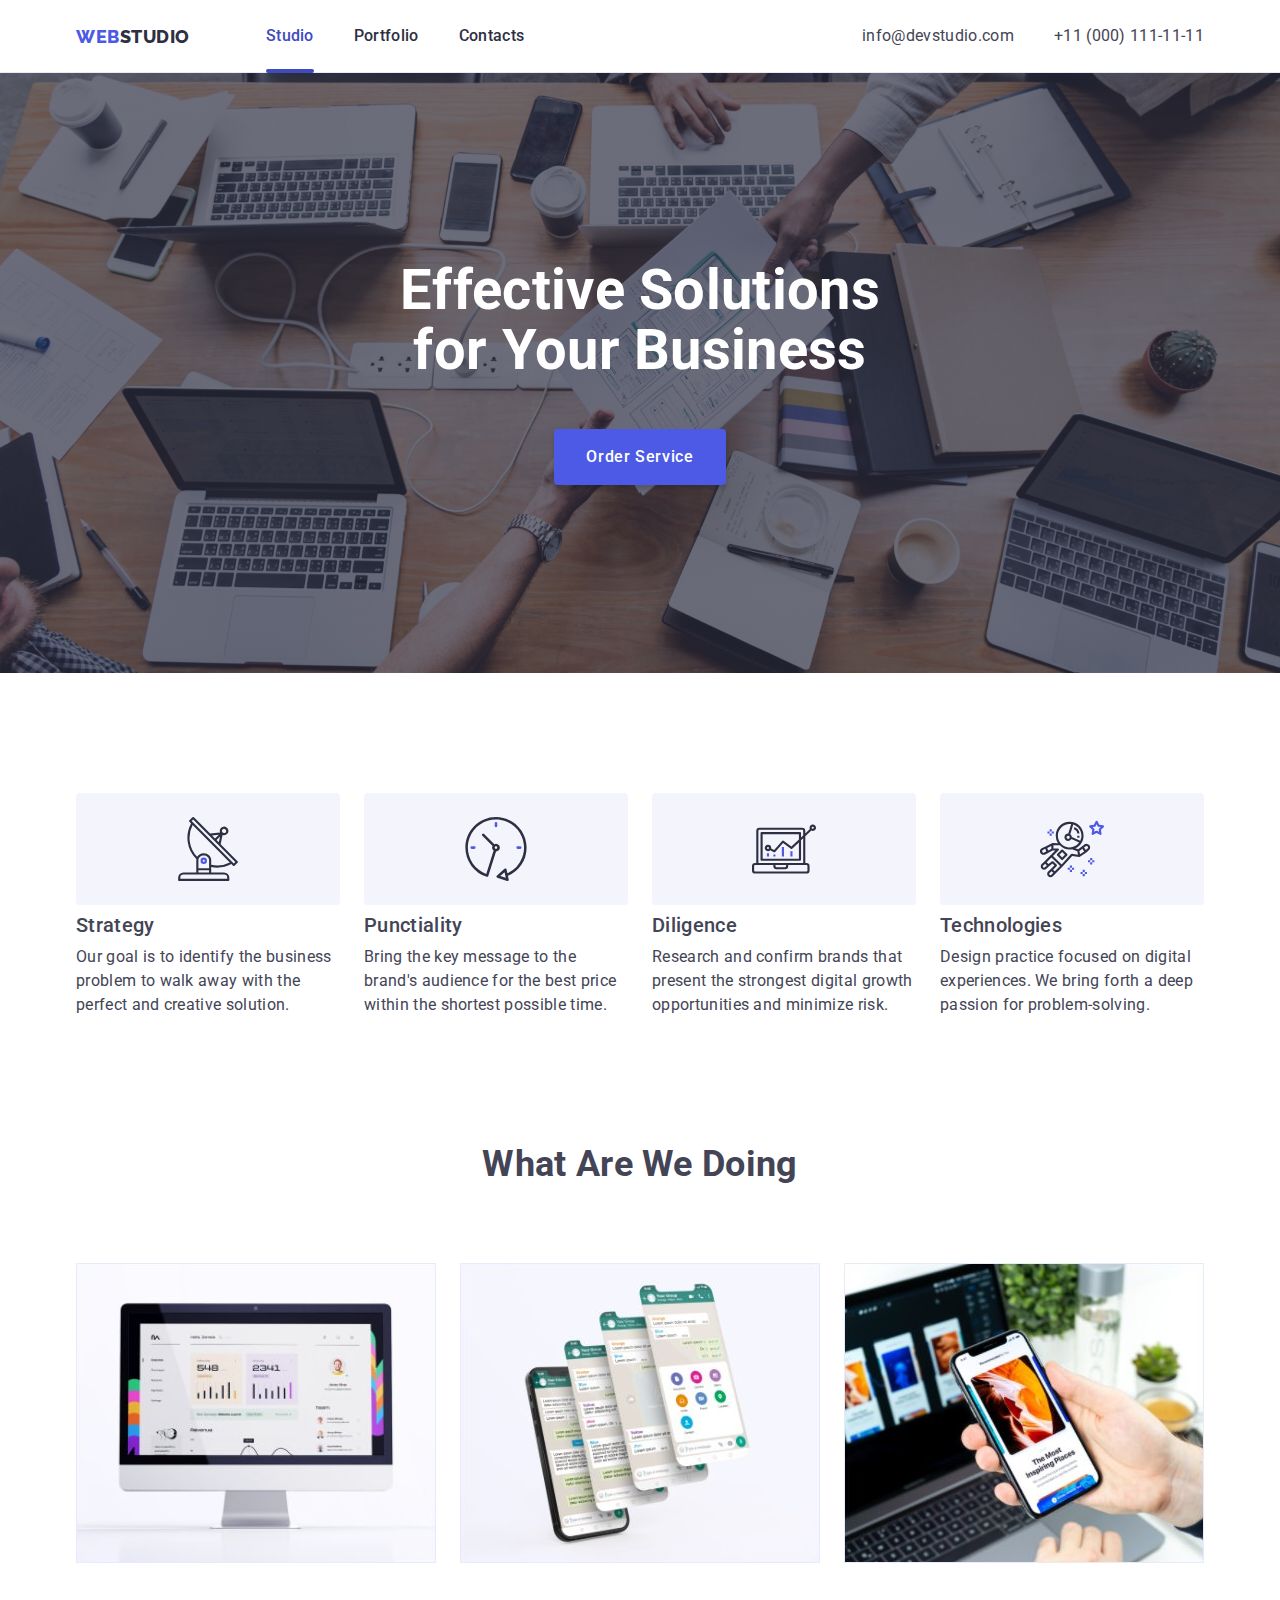
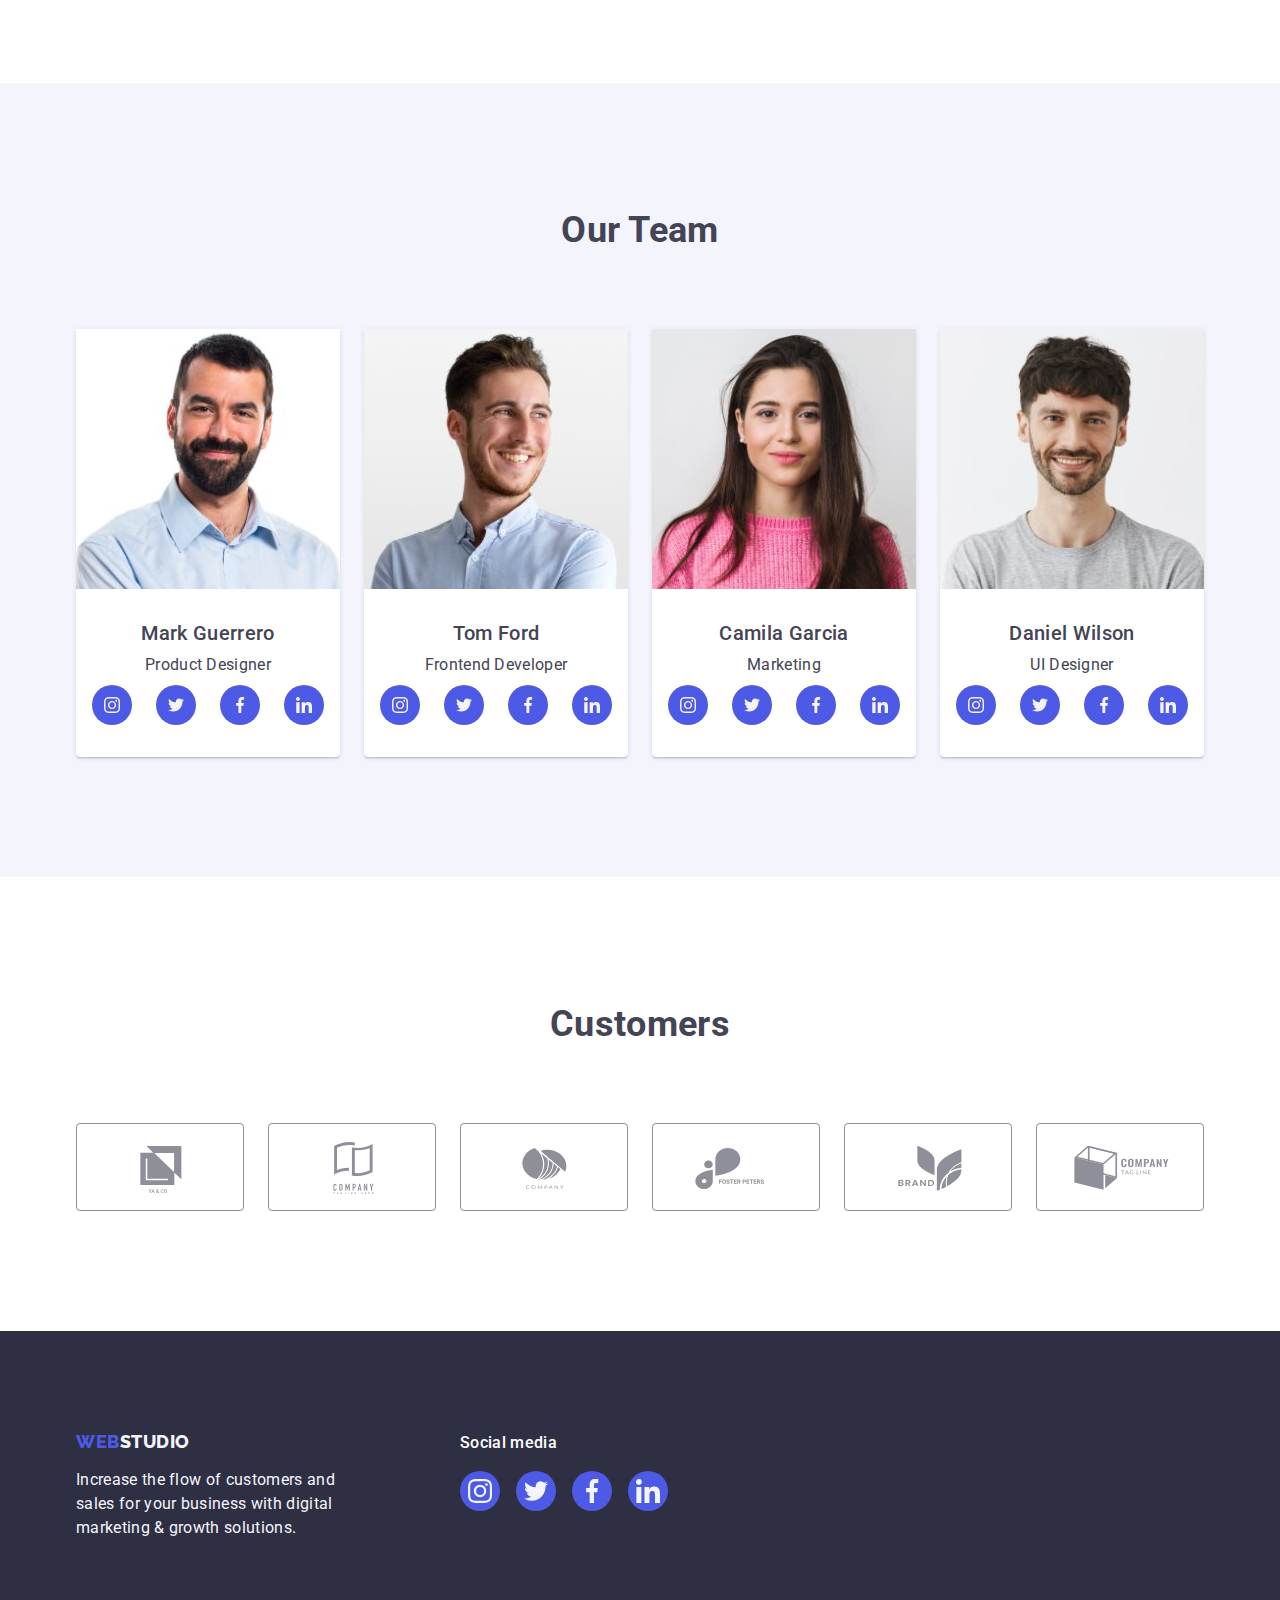
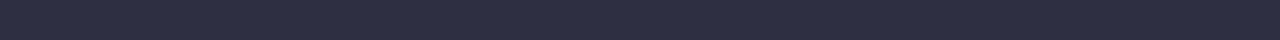
<file: index.html>
<!DOCTYPE html>
<html lang="en">
<head>
    <meta charset="UTF-8">
    <meta name="viewport" content="width=device-width, initial-scale=1.0">
    <title>WEBSTUDIO</title>
    <link rel="preconnect" href="https://fonts.gstatic.com" crossorigin>
    <link href="https://fonts.googleapis.com/css2?family=Raleway:wght@800&family=Roboto:wght@400;500;700;900&display=swap" rel="stylesheet">
    <link rel="stylesheet" href="https://cdnjs.cloudflare.com/ajax/libs/modern-normalize/2.0.0/modern-normalize.min.css">
    <link rel="stylesheet" href="./css/styles.css">
</head>
<body>
    <header>
        <div class="container header-container">
            <nav class="header-nav">
                <a class="logo header-logo" href="./index.html"><span class="header-logo-accent">WEB</span>STUDIO</a>
                <ul class="header-nav-list text-medium">
                    <li>
                        <a class="header-nav-link active" href="./index.html">Studio</a>
                    </li>
                    <li>
                        <a class="header-nav-link" href="./portfolio.html">Portfolio</a>
                    </li>
                    <li>
                        <a class="header-nav-link" href="#contacts">Contacts</a>
                    </li>
                </ul>
            </nav>
            <address>
                <ul class="header-contacts-list">
                    <li>
                        <a class="header-contacts-link" href="mailto:info@devstudio.com">info@devstudio.com</a>
                    </li>
                    <li>
                        <a class="header-contacts-link" href="tel:+110001111111">+11 (000) 111-11-11</a>
                    </li>
                </ul>
            </address>
        </div>
    </header>
    <main>
        <section class="hero">
            <div class="container">
                <h1 class="hero-title header-1">Effective Solutions for Your Business</h1>
                <button class="hero-button button-text" type="button" data-modal-open>Order Service</button>
            </div>
        </section>

        <section id="studio" class="section">
            <div class="container">
                <h2 class="visually-hidden">Our strong points</h2>
                <ul class="studio-list">
                    <li class="studio-item">
                        <div class="studio-icon-container">
                            <svg class="studio-icon" width="64" height="64">
                                <use href="./images/icons.svg#icon-antenna"></use>
                            </svg>
                        </div>
                        <h3 class="studio-item-header header-3">Strategy</h3>
                        <p>Our goal is to identify the business problem to walk away with the perfect and creative solution.</p>
                    </li>
                    <li class="studio-item">
                        <div class="studio-icon-container">
                            <svg class="studio-icon" width="64" height="64">
                                <use href="./images/icons.svg#icon-clock"></use>
                            </svg>
                        </div>
                        <h3 class="studio-item-header header-3">Punctiality</h3>
                        <p>Bring the key message to the brand's audience for the best price within the shortest possible time.</p>
                    </li>
                    <li class="studio-item">
                        <div class="studio-icon-container">
                            <svg class="studio-icon" width="64" height="64">
                                <use href="./images/icons.svg#icon-diagram"></use>
                            </svg>
                        </div>
                        <h3 class="studio-item-header header-3">Diligence</h3>
                        <p>Research and confirm brands that present the strongest digital growth opportunities and minimize risk.</p>
                    </li>
                    <li class="studio-item">
                        <div class="studio-icon-container">
                            <svg class="studio-icon" width="64" height="64">
                                <use href="./images/icons.svg#icon-astronaut"></use>
                            </svg>
                        </div>
                        <h3 class="studio-item-header header-3">Technologies</h3>
                        <p>Design practice focused on digital experiences. We bring forth a deep passion for problem-solving.</p>
                    </li>
                </ul>
            </div>
        </section>

        <section id="specialities" class="specialities">
            <div class="container">
                <h2 class="specialities-title header-2">What Are We Doing</h2>
                <ul class="specialities-list">
                    <li class="specialities-item">
                        <img src="./images/our-specialities/dashboards.jpg" alt="Dashboards" width="360" height="300">
                    </li>
                    <li class="specialities-item">
                        <img src="./images/our-specialities/application-design.jpg" alt="Application design" width="360" height="300">
                    </li>
                    <li class="specialities-item">
                        <img src="./images/our-specialities/mobile-apps.jpg" alt="Mobile apps" width="360" height="300">
                    </li>
                </ul>
            </div>
        </section>

        <section class="section our-team" id="contacts">
            <div class="container">
                <h2 class="our-team-title header-2">Our Team</h2>
                <ul class="our-team-list">
                    <li class="our-team-item">
                        <img src="./images/our-team/mark-guerrero.jpg" alt="Mark Guerrero photo" width="264" height="260">
                        <div class="our-team-item-text">
                            <h3 class="our-team-item-header header-3">Mark Guerrero</h3>
                            <p>Product Designer</p>
                            <ul class="our-team-social-list">
                                <li class="our-team-social-item">
                                    <a href="#" class="our-team-social-link">
                                        <svg class="our-team-social-icon" width="16" height="16">
                                            <use href="./images/icons.svg#icon-instagram"></use>
                                        </svg>
                                    </a>
                                </li>
                                <li class="our-team-social-item">
                                    <a href="#" class="our-team-social-link">
                                        <svg class="our-team-social-icon" width="16" height="16">
                                            <use href="./images/icons.svg#icon-twitter"></use>
                                        </svg>
                                    </a>
                                </li>
                                <li class="our-team-social-item">
                                    <a href="#" class="our-team-social-link">
                                        <svg class="our-team-social-icon" width="16" height="16">
                                            <use href="./images/icons.svg#icon-facebook"></use>
                                        </svg>
                                    </a>
                                </li>
                                <li class="our-team-social-item">
                                    <a href="#" class="our-team-social-link">
                                        <svg class="our-team-social-icon" width="16" height="16">
                                            <use href="./images/icons.svg#icon-linkedin"></use>
                                        </svg>
                                    </a>
                                </li>
                            </ul>
                        </div>
                    </li>
                    <li class="our-team-item">
                        <img src="./images/our-team/tom-ford.jpg" alt="Tom Ford photo" width="264" height="260">
                        <div class="our-team-item-text">
                            <h3 class="our-team-item-header header-3">Tom Ford</h3>
                            <p>Frontend Developer</p>
                            <ul class="our-team-social-list">
                                <li class="our-team-social-item">
                                    <a href="#" class="our-team-social-link">
                                        <svg class="our-team-social-icon" width="16" height="16">
                                            <use href="./images/icons.svg#icon-instagram"></use>
                                        </svg>
                                    </a>
                                </li>
                                <li class="our-team-social-item">
                                    <a href="#" class="our-team-social-link">
                                        <svg class="our-team-social-icon" width="16" height="16">
                                            <use href="./images/icons.svg#icon-twitter"></use>
                                        </svg>
                                    </a>
                                </li>
                                <li class="our-team-social-item">
                                    <a href="#" class="our-team-social-link">
                                        <svg class="our-team-social-icon" width="16" height="16">
                                            <use href="./images/icons.svg#icon-facebook"></use>
                                        </svg>
                                    </a>
                                </li>
                                <li class="our-team-social-item">
                                    <a href="#" class="our-team-social-link">
                                        <svg class="our-team-social-icon" width="16" height="16">
                                            <use href="./images/icons.svg#icon-linkedin"></use>
                                        </svg>
                                    </a>
                                </li>
                            </ul>
                        </div>
                    </li>
                    <li class="our-team-item">
                        <img src="./images/our-team/camila-garcia.jpg" alt="Camila Garcia photo" width="264" height="260">
                        <div class="our-team-item-text">
                            <h3 class="our-team-item-header header-3">Camila Garcia</h3>
                            <p>Marketing</p>
                            <ul class="our-team-social-list">
                                <li class="our-team-social-item">
                                    <a href="#" class="our-team-social-link">
                                        <svg class="our-team-social-icon" width="16" height="16">
                                            <use href="./images/icons.svg#icon-instagram"></use>
                                        </svg>
                                    </a>
                                </li>
                                <li class="our-team-social-item">
                                    <a href="#" class="our-team-social-link">
                                        <svg class="our-team-social-icon" width="16" height="16">
                                            <use href="./images/icons.svg#icon-twitter"></use>
                                        </svg>
                                    </a>
                                </li>
                                <li class="our-team-social-item">
                                    <a href="#" class="our-team-social-link">
                                        <svg class="our-team-social-icon" width="16" height="16">
                                            <use href="./images/icons.svg#icon-facebook"></use>
                                        </svg>
                                    </a>
                                </li>
                                <li class="our-team-social-item">
                                    <a href="#" class="our-team-social-link">
                                        <svg class="our-team-social-icon" width="16" height="16">
                                            <use href="./images/icons.svg#icon-linkedin"></use>
                                        </svg>
                                    </a>
                                </li>
                            </ul>
                        </div>
                    </li>
                    <li class="our-team-item">
                        <img src="./images/our-team/daniel-wilson.jpg" alt="Daniel Wilson photo" width="264" height="260">
                        <div class="our-team-item-text">
                            <h3 class="our-team-item-header header-3">Daniel Wilson</h3>
                            <p>UI Designer</p>
                            <ul class="our-team-social-list">
                                <li class="our-team-social-item">
                                    <a href="#" class="our-team-social-link">
                                        <svg class="our-team-social-icon" width="16" height="16">
                                            <use href="./images/icons.svg#icon-instagram"></use>
                                        </svg>
                                    </a>
                                </li>
                                <li class="our-team-social-item">
                                    <a href="#" class="our-team-social-link">
                                        <svg class="our-team-social-icon" width="16" height="16">
                                            <use href="./images/icons.svg#icon-twitter"></use>
                                        </svg>
                                    </a>
                                </li>
                                <li class="our-team-social-item">
                                    <a href="#" class="our-team-social-link">
                                        <svg class="our-team-social-icon" width="16" height="16">
                                            <use href="./images/icons.svg#icon-facebook"></use>
                                        </svg>
                                    </a>
                                </li>
                                <li class="our-team-social-item">
                                    <a href="#" class="our-team-social-link">
                                        <svg class="our-team-social-icon" width="16" height="16">
                                            <use href="./images/icons.svg#icon-linkedin"></use>
                                        </svg>
                                    </a>
                                </li>
                            </ul>
                        </div>
                    </li>
                </ul>
            </div>
        </section>

        <section class="section customers">
            <div class="container">
                <h2 class="customers-title header-2">Customers</h2>
                <ul class="customers-list">
                    <li class="customers-item">
                        <a href="#" class="customers-link">
                            <svg class="customers-icon" width="104" height="56">
                                <use href="./images/icons.svg#icon-client-1"></use>
                            </svg>
                        </a>
                    </li>
                    <li class="customers-item">
                        <a href="#" class="customers-link">
                            <svg class="customers-icon" width="104" height="56">
                                <use href="./images/icons.svg#icon-client-2"></use>
                            </svg>
                        </a>
                    </li>
                    <li class="customers-item">
                        <a href="#" class="customers-link">
                            <svg class="customers-icon" width="104" height="56">
                                <use href="./images/icons.svg#icon-client-3"></use>
                            </svg>
                        </a>
                    </li>
                    <li class="customers-item">
                        <a href="#" class="customers-link">
                            <svg class="customers-icon" width="104" height="56">
                                <use href="./images/icons.svg#icon-client-4"></use>
                            </svg>
                        </a>
                    </li>
                    <li class="customers-item">
                        <a href="#" class="customers-link">
                            <svg class="customers-icon" width="104" height="56">
                                <use href="./images/icons.svg#icon-client-5"></use>
                            </svg>
                        </a>
                    </li>
                    <li class="customers-item">
                        <a href="#" class="customers-link">
                            <svg class="customers-icon" width="104" height="56">
                                <use href="./images/icons.svg#icon-client-6"></use>
                            </svg>
                        </a>
                    </li>
                </ul>
            </div>
        </section>
    </main>
    <footer class="footer">
        <div class="container footer-container">
            <div class="footer-brand-container">
                <a class="logo footer-logo" href="./index.html"><span class="footer-logo-accent">WEB</span>STUDIO</a>
                <p class="footer-text">Increase the flow of customers and sales for your business with digital marketing & growth solutions.</p>
            </div>
            <div class="footer-social-container">
                <p class="footer-social-title text-medium">Social media</p>
                <ul class="footer-social-list">
                    <li class="footer-social-item">
                        <a href="#" class="footer-social-link">
                            <svg class="footer-social-icon" width="24" height="24">
                                <use href="./images/icons.svg#icon-instagram"></use>
                            </svg>
                        </a>
                    </li>
                    <li class="footer-social-item">
                        <a href="#" class="footer-social-link">
                            <svg class="footer-social-icon" width="24" height="24">
                                <use href="./images/icons.svg#icon-twitter"></use>
                            </svg>
                        </a>
                    </li>
                    <li class="footer-social-item">
                        <a href="#" class="footer-social-link">
                            <svg class="footer-social-icon" width="24" height="24">
                                <use href="./images/icons.svg#icon-facebook"></use>
                            </svg>
                        </a>
                    </li>
                    <li class="footer-social-item">
                        <a href="#" class="footer-social-link">
                            <svg class="footer-social-icon" width="24" height="24">
                                <use href="./images/icons.svg#icon-linkedin"></use>
                            </svg>
                        </a>
                    </li>
                </ul>
            </div>
        </div>
    </footer>

    <div class="backdrop is-hidden" data-modal>
        <div class="modal">
            <button type="button" class="modal-close-button" data-modal-close>
                <svg class="modal-close-icon" width="8" height="8">
                    <use href="./images/icons.svg#icon-close"></use>
                </svg>
            </button>
        </div>
    </div>

    <script src="./js/modal.js"></script>
</body>
</html>
</file>
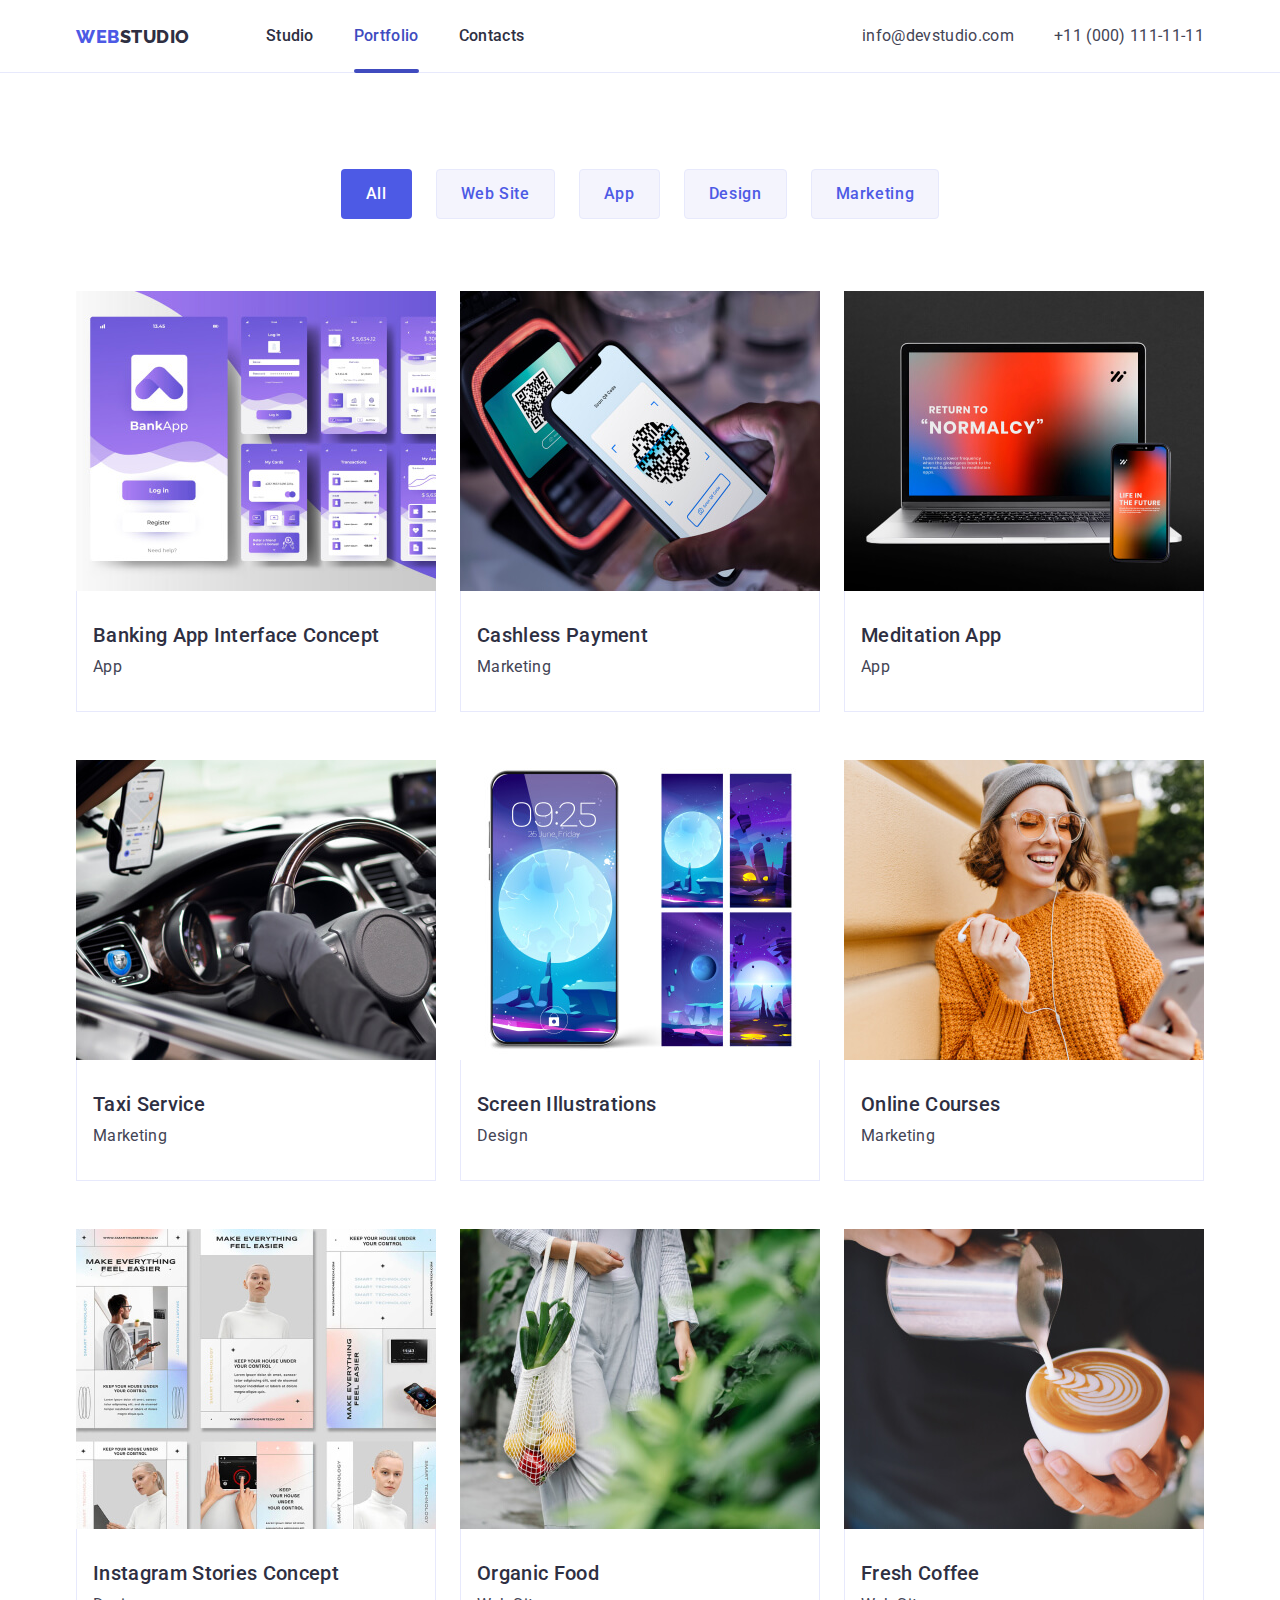
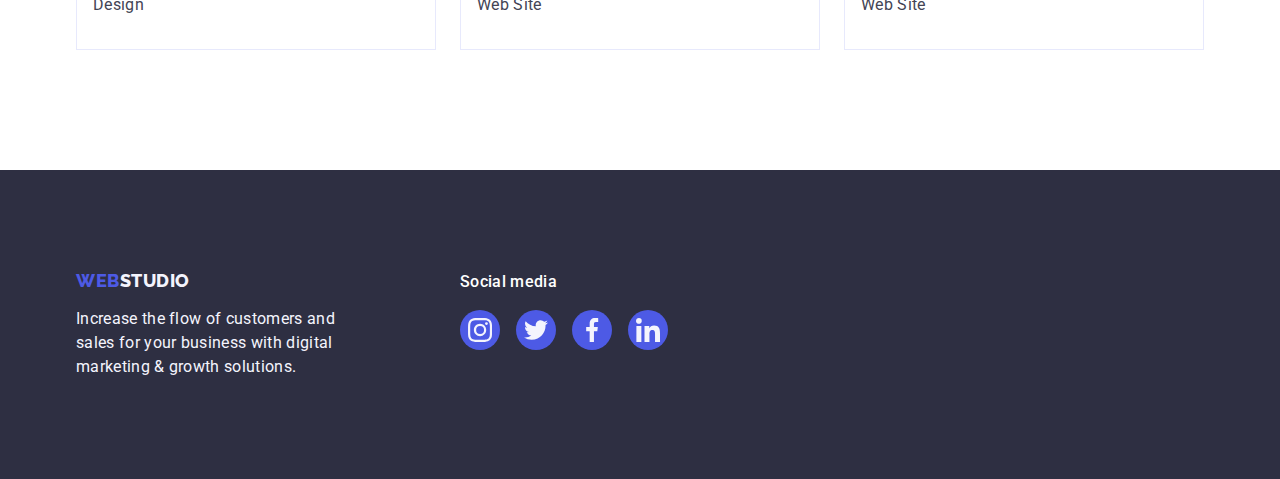
<file: portfolio.html>
<!DOCTYPE html>
<html lang="en">
<head>
    <meta charset="UTF-8">
    <meta name="viewport" content="width=device-width, initial-scale=1.0">
    <title>Portfolio</title>
    <link rel="preconnect" href="https://fonts.gstatic.com" crossorigin>
    <link href="https://fonts.googleapis.com/css2?family=Raleway:wght@800&family=Roboto:wght@400;500;700;900&display=swap" rel="stylesheet">
    <link rel="stylesheet" href="https://cdnjs.cloudflare.com/ajax/libs/modern-normalize/2.0.0/modern-normalize.min.css">
    <link rel="stylesheet" href="./css/styles.css">
</head>
<body>
    <header>
        <div class="container header-container">
            <nav class="header-nav">
                <a class="logo header-logo" href="./index.html"><span class="header-logo-accent">WEB</span>STUDIO</a>
                <ul class="header-nav-list text-medium">
                    <li>
                        <a class="header-nav-link" href="./index.html">Studio</a>
                    </li>
                    <li>
                        <a class="header-nav-link active" href="./portfolio.html">Portfolio</a>
                    </li>
                    <li>
                        <a class="header-nav-link" href="#contacts">Contacts</a>
                    </li>
                </ul>
            </nav>
            <address>
                <ul class="header-contacts-list">
                    <li>
                        <a class="header-contacts-link" href="mailto:info@devstudio.com">info@devstudio.com</a>
                    </li>
                    <li>
                        <a class="header-contacts-link" href="tel:+110001111111">+11 (000) 111-11-11</a>
                    </li>
                </ul>
            </address>
        </div>
    </header>
    <main>
        <section id="portfolio" class="section portfolio">
            <div class="container">
                <h1 class="visually-hidden">Portfolio</h1>
                <ul class="filter-list">
                    <li class="filter-list-item">
                        <button class="filter-button button-text active" type="button">All</button>
                    </li>
                    <li class="filter-list-item">
                        <button class="filter-button button-text" type="button">Web Site</button>
                    </li>
                    <li class="filter-list-item">
                        <button class="filter-button button-text" type="button">App</button>
                    </li>
                    <li class="filter-list-item">
                        <button class="filter-button button-text" type="button">Design</button>
                    </li>
                    <li class="filter-list-item">
                        <button class="filter-button button-text" type="button">Marketing</button>
                    </li>
                </ul>
                <ul class="portfolio-list">
                    <li class="portfolio-item">
                        <a class="portfolio-link" href="#">
                            <div class="portfolio-overlay">
                                <img src="./images/portfolio/img-1.jpg" alt="Banking App Interface Concept" width="360" height="300">
                                <p class="portfolio-overlay-text text-medium">14 Stylish and User-Friendly App Design Concepts · Task Manager App · 
                                    Calorie Tracker App · Exotic Fruit Ecommerce App · Cloud Storage App</p>
                            </div>
                            <div class="portfolio-item-text">
                                <h2 class="portfolio-item-header header-3">Banking App Interface Concept</h2>
                                <p>App</p>
                            </div>
                        </a>
                    </li>
                    <li class="portfolio-item">
                        <a class="portfolio-link" href="#">
                            <div class="portfolio-overlay">
                                <img src="./images/portfolio/img-2.jpg" alt="Cashless Payment" width="360" height="300">
                                <p class="portfolio-overlay-text text-medium">14 Stylish and User-Friendly App Design Concepts · Task Manager App ·
                                    Calorie Tracker App · Exotic Fruit Ecommerce App · Cloud Storage App</p>
                            </div>
                            <div class="portfolio-item-text">
                                <h2 class="portfolio-item-header header-3">Cashless Payment</h2>
                                <p>Marketing</p>
                            </div>
                        </a>
                    </li>
                    <li class="portfolio-item">
                        <a class="portfolio-link" href="#">
                            <div class="portfolio-overlay">
                                <img src="./images/portfolio/img-3.jpg" alt="Meditation App" width="360" height="300">
                                <p class="portfolio-overlay-text text-medium">14 Stylish and User-Friendly App Design Concepts · Task Manager App ·
                                    Calorie Tracker App · Exotic Fruit Ecommerce App · Cloud Storage App</p>
                            </div>
                            <div class="portfolio-item-text">
                                <h2 class="portfolio-item-header header-3">Meditation App</h2>
                                <p>App</p>
                            </div>
                        </a>
                    </li>
                    <li class="portfolio-item">
                        <a class="portfolio-link" href="#">
                            <div class="portfolio-overlay">
                                <img src="./images/portfolio/img-4.jpg" alt="Taxi Service" width="360" height="300">
                                <p class="portfolio-overlay-text text-medium">14 Stylish and User-Friendly App Design Concepts · Task Manager App ·
                                    Calorie Tracker App · Exotic Fruit Ecommerce App · Cloud Storage App</p>
                            </div>
                            <div class="portfolio-item-text">
                                <h2 class="portfolio-item-header header-3">Taxi Service</h2>
                                <p>Marketing</p>
                            </div>
                        </a>
                    </li>
                    <li class="portfolio-item">
                        <a class="portfolio-link" href="#">
                            <div class="portfolio-overlay">
                                <img src="./images/portfolio/img-5.jpg" alt="Screen Illustrations" width="360" height="300">
                                <p class="portfolio-overlay-text text-medium">14 Stylish and User-Friendly App Design Concepts · Task Manager App ·
                                    Calorie Tracker App · Exotic Fruit Ecommerce App · Cloud Storage App</p>
                            </div>
                            <div class="portfolio-item-text">
                                <h2 class="portfolio-item-header header-3">Screen Illustrations</h2>
                                <p>Design</p>    
                            </div>
                        </a>
                    </li>
                    <li class="portfolio-item">
                        <a class="portfolio-link" href="#">
                            <div class="portfolio-overlay">
                                <img src="./images/portfolio/img-6.jpg" alt="Online Courses" width="360" height="300">
                                <p class="portfolio-overlay-text text-medium">14 Stylish and User-Friendly App Design Concepts · Task Manager App ·
                                    Calorie Tracker App · Exotic Fruit Ecommerce App · Cloud Storage App</p>
                            </div>
                            <div class="portfolio-item-text">
                                <h2 class="portfolio-item-header header-3">Online Courses</h2>
                                <p>Marketing</p>
                            </div>
                        </a>
                    </li>
                    <li class="portfolio-item">
                        <a class="portfolio-link" href="#">
                            <div class="portfolio-overlay">
                                <img src="./images/portfolio/img-7.jpg" alt="Instagram Stories Concept" width="360" height="300">
                                <p class="portfolio-overlay-text text-medium">14 Stylish and User-Friendly App Design Concepts · Task Manager App ·
                                    Calorie Tracker App · Exotic Fruit Ecommerce App · Cloud Storage App</p>
                            </div>
                            <div class="portfolio-item-text">
                                <h2 class="portfolio-item-header header-3">Instagram Stories Concept</h2>
                                <p>Design</p>
                            </div>
                        </a>
                    </li>
                    <li class="portfolio-item">
                        <a class="portfolio-link" href="#">
                            <div class="portfolio-overlay">
                                <img src="./images/portfolio/img-8.jpg" alt="Organic Food" width="360" height="300">
                                <p class="portfolio-overlay-text text-medium">14 Stylish and User-Friendly App Design Concepts · Task Manager App ·
                                    Calorie Tracker App · Exotic Fruit Ecommerce App · Cloud Storage App</p>
                            </div>
                            <div class="portfolio-item-text">
                                <h2 class="portfolio-item-header header-3">Organic Food</h2>
                                <p>Web Site</p>
                            </div>
                        </a>
                    </li>
                    <li class="portfolio-item">
                        <a class="portfolio-link" href="#">
                            <div class="portfolio-overlay">
                                <img src="./images/portfolio/img-9.jpg" alt="Fresh Coffee" width="360" height="300">
                                <p class="portfolio-overlay-text text-medium">14 Stylish and User-Friendly App Design Concepts · Task Manager App ·
                                    Calorie Tracker App · Exotic Fruit Ecommerce App · Cloud Storage App</p>
                            </div>
                            <div class="portfolio-item-text">
                                <h2 class="portfolio-item-header header-3">Fresh Coffee</h2>
                                <p>Web Site</p>
                            </div>
                        </a>
                    </li>
                </ul>
            </div>
        </section>
    </main>
    <footer class="footer">
        <div class="container footer-container">
            <div class="footer-brand-container">
                <a class="logo footer-logo" href="./index.html"><span class="footer-logo-accent">WEB</span>STUDIO</a>
                <p class="footer-text">Increase the flow of customers and sales for your business with digital marketing &
                    growth solutions.</p>
            </div>
            <div class="footer-social-container">
                <p class="footer-social-title text-medium">Social media</p>
                <ul class="footer-social-list">
                    <li class="footer-social-item">
                        <a href="#" class="footer-social-link">
                            <svg class="footer-social-icon" width="24" height="24">
                                <use href="./images/icons.svg#icon-instagram"></use>
                            </svg>
                        </a>
                    </li>
                    <li class="footer-social-item">
                        <a href="#" class="footer-social-link">
                            <svg class="footer-social-icon" width="24" height="24">
                                <use href="./images/icons.svg#icon-twitter"></use>
                            </svg>
                        </a>
                    </li>
                    <li class="footer-social-item">
                        <a href="#" class="footer-social-link">
                            <svg class="footer-social-icon" width="24" height="24">
                                <use href="./images/icons.svg#icon-facebook"></use>
                            </svg>
                        </a>
                    </li>
                    <li class="footer-social-item">
                        <a href="#" class="footer-social-link">
                            <svg class="footer-social-icon" width="24" height="24">
                                <use href="./images/icons.svg#icon-linkedin"></use>
                            </svg>
                        </a>
                    </li>
                </ul>
            </div>
        </div>
    </footer>
</body>
</html>
</file>
<file: css/styles.css>
:root {
    --accent-color: #4D5AE5;
    --accent-active-color: #404BBF;
    --accent-green-color: #31D0AA;
    --primary-text-color: #434455;
    --overlay-text-color: #2E2F42;
    --subtle-text-color: #8E8F99;
    --primary-white-color: #FFFFFF;
    --light-background-color: #F4F4FD;
    --heavy-background-color: #E7E9FC;
    --icon-transition: 250ms cubic-bezier(0.4, 0, 0.2, 1);
}

body {
    font-family: 'Roboto', sans-serif;
    font-size: 16px;
    line-height: 1.5;
    letter-spacing: 0.02em;
    color: var(--primary-text-color);
    background-color: var(--primary-white-color);
}

ul {
    list-style: none;
}

ul,
ol {
    margin-top: 0;
    margin-bottom: 0;
    padding-left: 0;
}

a {
    text-decoration: none;
}

address {
    font-style: normal;
}

img {
    display: block;
    max-width: 100%;
    height: auto;
}

button {
    cursor: pointer;
    font-family: inherit;
    border: none;
    border-radius: 4px;
    background-color: transparent;
    transition: var(--icon-transition);
    transition-property: color, background-color;
}

h1,
h2,
h3,
h4,
h5,
h6,
p {
    margin-top: 0;
    margin-bottom: 0;
}

.header-1 {
    font-weight: bold;
    font-size: 56px;
    line-height: 1.071;
}

.header-2 {
    font-weight: bold;
    font-size: 36px;
}

.header-3 {
    font-weight: 500;
    font-size: 20px;
    line-height: 1.2;
}

.text-small {
    font-size: 12px;
    line-height: 1.167;
    letter-spacing: 0.04em;
}

.text-medium {
    font-size: 16px;
    font-weight: 500;
    line-height: 1.5;
}

.button-text {
    font-family: inherit;
    font-weight: 500;
    font-size: 16px;
    line-height: 1.5;
    letter-spacing: 0.04em;
}

.link-text {
    font-size: 12px;
    line-height: 1.33;
    letter-spacing: 0.04em;
    text-decoration: underline;
    color: var(--accent-color);
}

.visually-hidden {
    position: absolute;
    width: 1px;
    height: 1px;
    margin: -1px;
    border: 0;
    padding: 0;
    white-space: nowrap;
    clip-path: inset(100%);
    clip: rect(0 0 0 0);
    overflow: hidden;
}

.container {
    max-width: 1158px;
    width: 100%;
    padding-left: 15px;
    padding-right: 15px;
    margin-left: auto;
    margin-right: auto;
}

.backdrop {
    position: fixed;
    top: 0;
    left: 0;
    width: 100%;
    height: 100%;
    background-color: rgba(46, 47, 66, 0.4);
    transition: var(--icon-transition), var(--icon-transition);
    transition-property: opacity, visibility;
}

.is-hidden {
    opacity: 0;
    visibility: hidden;
    pointer-events: none;
}

.modal {
    position: absolute;
    top: 50%;
    left: 50%;
    transform: translate(-50%, -50%);
    width: 408px;
    min-height: 576px;
    padding: 24px;
    background-color: var(--primary-white-color);
    box-shadow: 0px 1px 1px rgba(0, 0, 0, 0.14), 0px 1px 3px rgba(0, 0, 0, 0.12), 0px 2px 1px rgba(0, 0, 0, 0.2);
    border-radius: 4px;
}

.modal-close-button {
    position: absolute;
    top: 24px;
    right: 24px;
    display: flex;
    align-items: center;
    justify-content: center;
    width: 24px;
    height: 24px;
    border-radius: 50%;
    border: 1px solid rgba(0, 0, 0, 0.1);
    background-color: var(--light-background-color);
    color: var(--overlay-text-color);
    transition: var(--icon-transition);
    transition-property: color, background-color;
    cursor: pointer;
}

.modal-close-icon {   
    transition: var(--icon-transition);
    transition-property: fill;
}

.modal-close-button:hover,
.modal-close-button:focus {
    background-color: var(--accent-color);
    color: var(--primary-white-color);
}

.modal-close-button:hover .modal-close-icon,
.modal-close-button:focus .modal-close-icon {
    fill: var(--primary-white-color);
}

/* Header and Footer */
header {
    border-bottom: 1px solid var(--heavy-background-color);
}
.header-container {
    display: flex;
    align-items: center;
    justify-content: space-between;
}
.header-nav {
    display: flex;
    align-items: center;
}
.logo {
    font-family: 'Raleway', sans-serif;
    font-weight: 800;
    font-size: 18px;
    line-height: 1.167;
    letter-spacing: 0.03em;
    text-transform: uppercase;
}

.header-logo {
    display: block;
    color: var(--overlay-text-color);
    padding: 24px 0;
    margin-right: 76px;
}

.header-logo-accent {
    color: var(--accent-color);
}

.footer-logo {
    color: var(--light-background-color);
}

.footer-logo-accent {
    color: var(--accent-color);
}

.header-nav-list {
    display: flex;
    align-items: center;
    gap: 40px;
    color: var(--overlay-text-color);
}

.header-nav-link {
    position: relative;
    display: block;
    padding: 24px 0;
    color: inherit;
    transition: var(--icon-transition);
    transition-property: color;
}

.header-nav-link.active {
    color: var(--accent-active-color);
}

.header-nav-link.active::after {
    content: '';
    position: absolute;
    bottom: -1px;
    display: block;
    width: 100%;
    height: 4px;
    background-color: var(--accent-active-color);
    border-radius: 2px;
}

.header-contacts-list {
    display: flex;
    align-items: center;
    gap: 40px;
}

.header-contacts-link {
    display: block;
    padding: 24px 0;
    color: inherit;
}

.header-nav-link:hover,
.header-nav-link:focus,
.header-contacts-link:hover,
.header-contacts-link:focus {
    color: var(--accent-active-color);
}

.footer {
    padding-top: 100px;
    padding-bottom: 100px;
    background-color: var(--overlay-text-color);
}

.footer-logo {
    display: block;
    margin-bottom: 16px;
}

.footer-text {
    max-width: 264px;
    color: var(--light-background-color);
}

.footer-container {
    display: flex;
    align-items: baseline;
    gap: 120px;
}

.footer-social-container {
    display: flex;
    flex-direction: column;
    align-items: baseline;
    gap: 16px;
}

.footer-social-title {
    color: var(--primary-white-color);
}

.footer-social-list {
    display: flex;
    gap: 16px;
}

.footer-social-item {
    width: 40px;
    height: 40px;
}

.footer-social-link {
    display: flex;
    align-items: center;
    justify-content: center;
    width: 100%;
    height: 100%;
    border-radius: 50%;
    background-color: var(--accent-color);
    transition: var(--icon-transition);
    transition-property: background-color;
}

.footer-social-link:hover,
.footer-social-link:focus {
    background-color: var(--accent-green-color);
}

.footer-social-icon {
    fill: var(--light-background-color);
}

.section {
    padding-top: 120px;
    padding-bottom: 120px;
}

/* Studio */

.hero {
    padding-top: 188px;
    padding-bottom: 188px;
    text-align: center;
    background-color: var(--overlay-text-color);
    background-image: linear-gradient(rgba(46, 47, 66, 0.7), rgba(46, 47, 66, 0.7)), url(../images/hero-image.jpg);
    background-repeat: no-repeat;
    background-position: center;
    background-size: cover;
}

.hero-title {
    margin: 0 auto 48px;
    max-width: 496px;
    color: var(--primary-white-color);
}

.hero-button {
    min-width: 169px;
    padding: 16px 32px;
    border-radius: 4px;
    border: none;
    cursor: pointer;
    background-color: var(--accent-color);
    color: var(--primary-white-color);
    box-shadow: 0px 4px 4px rgba(0, 0, 0, 0.15);
    transition: var(--icon-transition);
    transition-property: background-color;
}

.hero-button:hover,
.hero-button:focus {
    background-color: var(--accent-active-color);
}

.studio-list {
    display: flex;
    align-items: center;
    gap: 24px;
}

.studio-item {
    flex-basis: calc((100% - 72px) / 4);
}

.studio-icon-container {
    display: flex;
    justify-content: center;
    align-items: center;
    height: 112px;
    background-color: var(--light-background-color);
    border-radius: 4px;
    margin-bottom: 8px;
}

.studio-icon {
    width: 64px;
    height: 64px;
}

.studio-item-header {
    margin-bottom: 8px;
}

.specialities {
    padding-bottom: 120px;
}

.specialities-title {
    margin-bottom: 72px;
}

.specialities-list {
    display: flex;
    gap: 24px;
}

.specialities-item {
    flex-basis: calc((100% - 48px) / 3);
}

.specialities-title {
    text-align: center;
}

.our-team {
    background-color: var(--light-background-color);
}

.our-team-title {
    margin-bottom: 72px;
    text-align: center;
}

.our-team-list {
    display: flex;
    gap: 24px;
}

.our-team-item {
    flex-basis: calc((100% - 72px) / 4);
    text-align: center;
    background-color: var(--primary-white-color);
    box-shadow: 0px 1px 6px rgba(46, 47, 66, 0.08), 0px 1px 1px rgba(46, 47, 66, 0.16), 0px 2px 1px rgba(46, 47, 66, 0.08);
    border-radius: 0px 0px 4px 4px;
}

.our-team-item-text {
    padding-top: 32px;
    padding-bottom: 32px;
    padding-left: 16px;
    padding-right: 16px;
}

.our-team-item-header {
    margin-bottom: 8px;
}

.our-team-social-list {
    display: flex;
    justify-content: space-between;
    margin-top: 8px;
}

.our-team-social-link {
    display: flex;
    justify-content: center;
    align-items: center;
    width: 40px;
    height: 40px;
    border-radius: 50%;
    background-color: var(--accent-color);
    transition: var(--icon-transition);
    transition-property: background-color;
}

.our-team-social-icon {
    width: 16px;
    height: 16px;
    fill: var(--light-background-color);
}

.our-team-social-link:hover,
.our-team-social-link:focus {
    background-color: var(--accent-active-color);
}

.customers-title {
    margin-bottom: 72px;
    text-align: center;
}

.customers-list {
    display: flex;
    gap: 24px;
}

.customers-item {
    flex-basis: calc((100% - 120px) / 6);
}

.customers-link {
    display: flex;
    justify-content: center;
    align-items: center;
    width: 168px;
    height: 88px;
    border: 1px solid var(--subtle-text-color);
    border-radius: 4px;
    transition: var(--icon-transition);
    transition-property: border;
}

.customers-icon {
    width: 104px;
    height: 56px;
    fill: var(--subtle-text-color);
    transition: var(--icon-transition);
    transition-property: fill, border;
}

.customers-link:hover,
.customers-link:focus {
    border: 1px solid var(--accent-color);
}

.customers-link:hover .customers-icon,
.customers-link:focus .customers-icon {
    fill: var(--accent-color);
}

/* Portfolio */

.portfolio {
    padding-top: 96px;
}

.filter-list {
    display: flex;
    justify-content: center;
    gap: 24px;
    margin-bottom: 72px;
}

.filter-button {
    padding: 12px 24px;
    border: 1px solid var(--heavy-background-color);
    border-radius: 4px;
    background-color: var(--light-background-color);
    color: var(--accent-color);
    transition: var(--icon-transition);
    transition-property: border, background-color, color;
}

.filter-button.active {
    border: 1px solid transparent;
    background-color: var(--accent-color);
    color: var(--primary-white-color);
}

.filter-button:hover,
.filter-button:focus {
    border: 1px solid transparent;
    background-color: var(--accent-active-color);
    color: var(--primary-white-color);
    cursor: pointer;
}

.portfolio-list {
    display: flex;
    flex-wrap: wrap;
    column-gap: 24px;
    row-gap: 48px;
}

.portfolio-item {
    flex-basis: calc((100% - 48px) / 3);
    transition: var(--icon-transition);
    transition-property: box-shadow;
}

.portfolio-overlay {
    position: relative;
    overflow: hidden;
}

.portfolio-overlay-text {
    position: absolute;
    top: 0;
    left: 0;
    width: 100%;
    height: 100%;
    padding: 40px 32px;
    color: var(--light-background-color);
    background-color: var(--accent-color);
    transform: translate(0, 100%);
    transition: var(--icon-transition);
    transition-property: transform;
}

.portfolio-item:hover .portfolio-overlay-text,
.portfolio-item:focus .portfolio-overlay-text {
    transform: translate(0, 0);
}

.portfolio-item-text {
    padding-top: 32px;
    padding-bottom: 32px;
    padding-left: 16px;
    padding-right: 16px;
    border: 1px solid var(--heavy-background-color);
    border-top: none;
}

.portfolio-item:hover,
.portfolio-item:focus,
.portfolio-item:hover .portfolio-item-text,
.portfolio-item:focus .portfolio-item-text {
    box-shadow: 0px 1px 6px rgba(46, 47, 66, 0.08), 0px 1px 1px rgba(46, 47, 66, 0.16), 0px 2px 1px rgba(46, 47, 66, 0.08);
}

.portfolio-item-header {
    color: var(--overlay-text-color);
    margin-bottom: 8px;
}

.portfolio-link {
    display: block;
    color: inherit;
}
</file>
